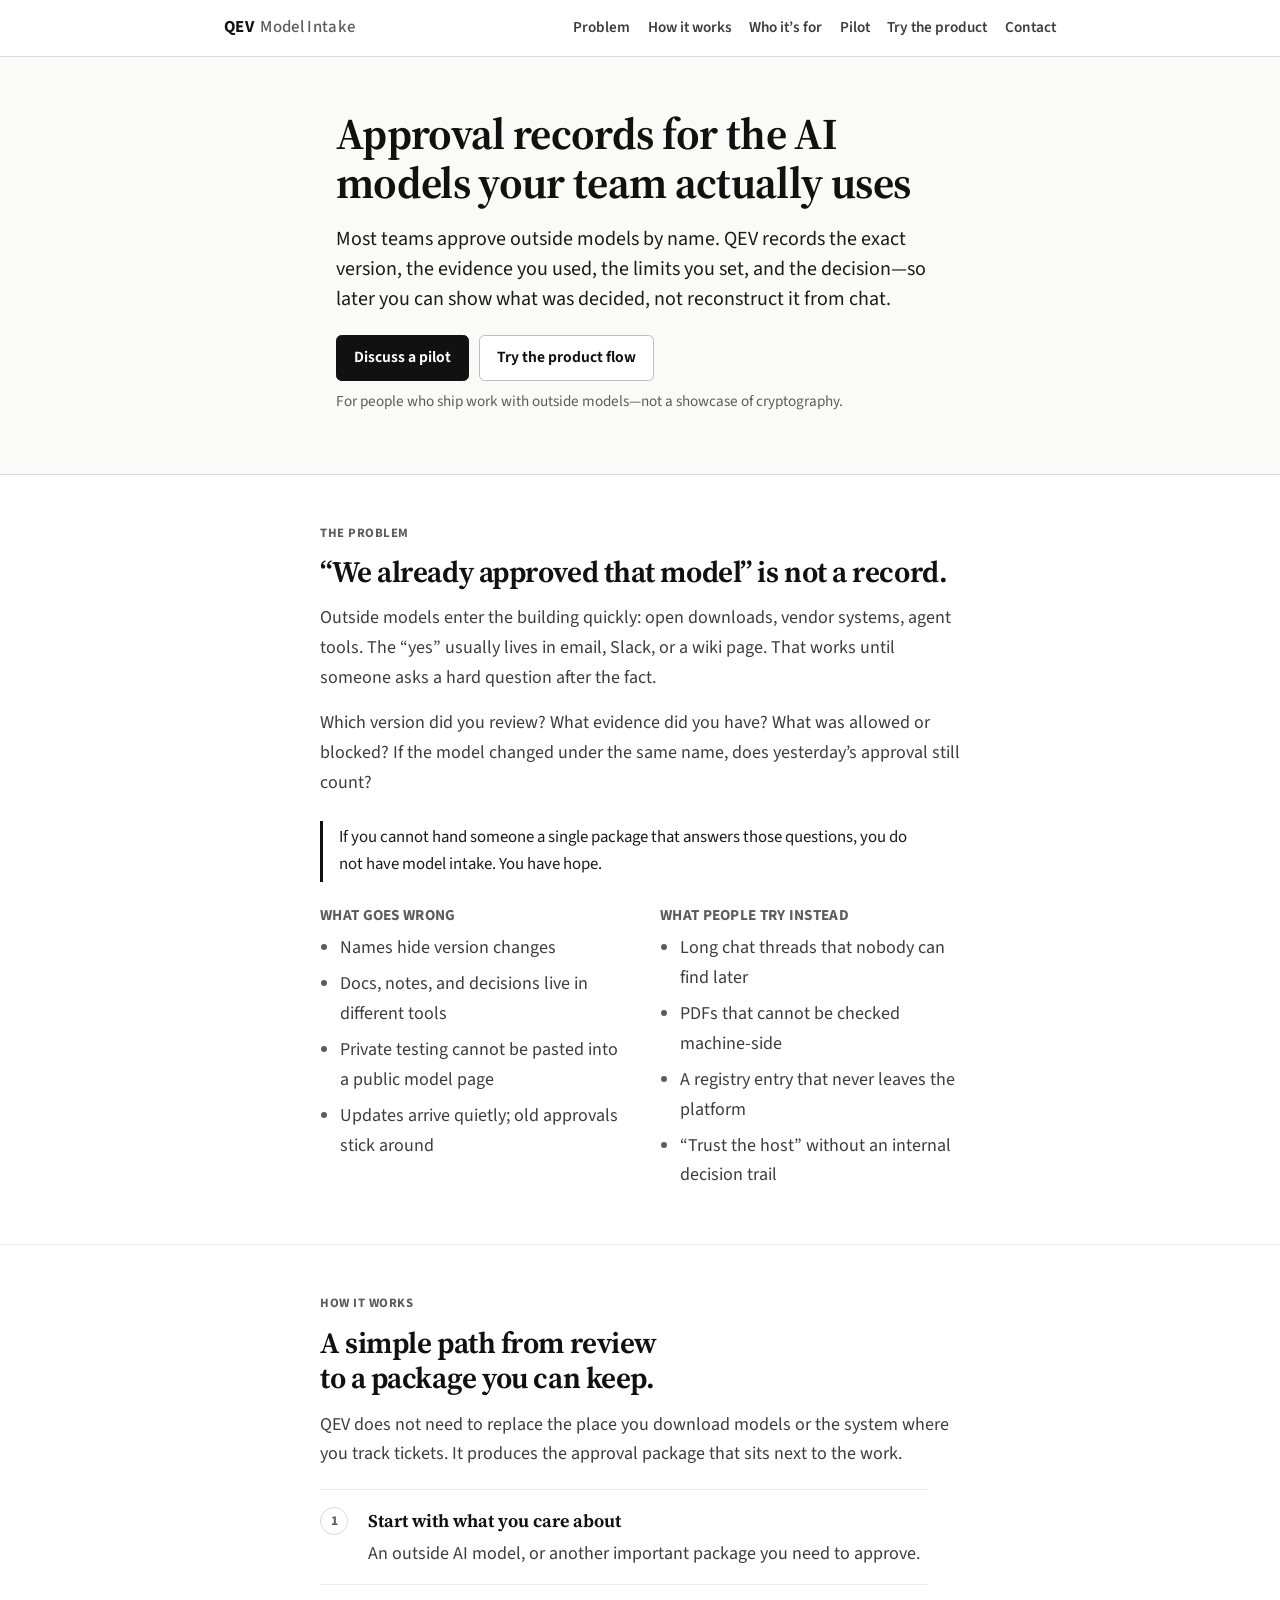
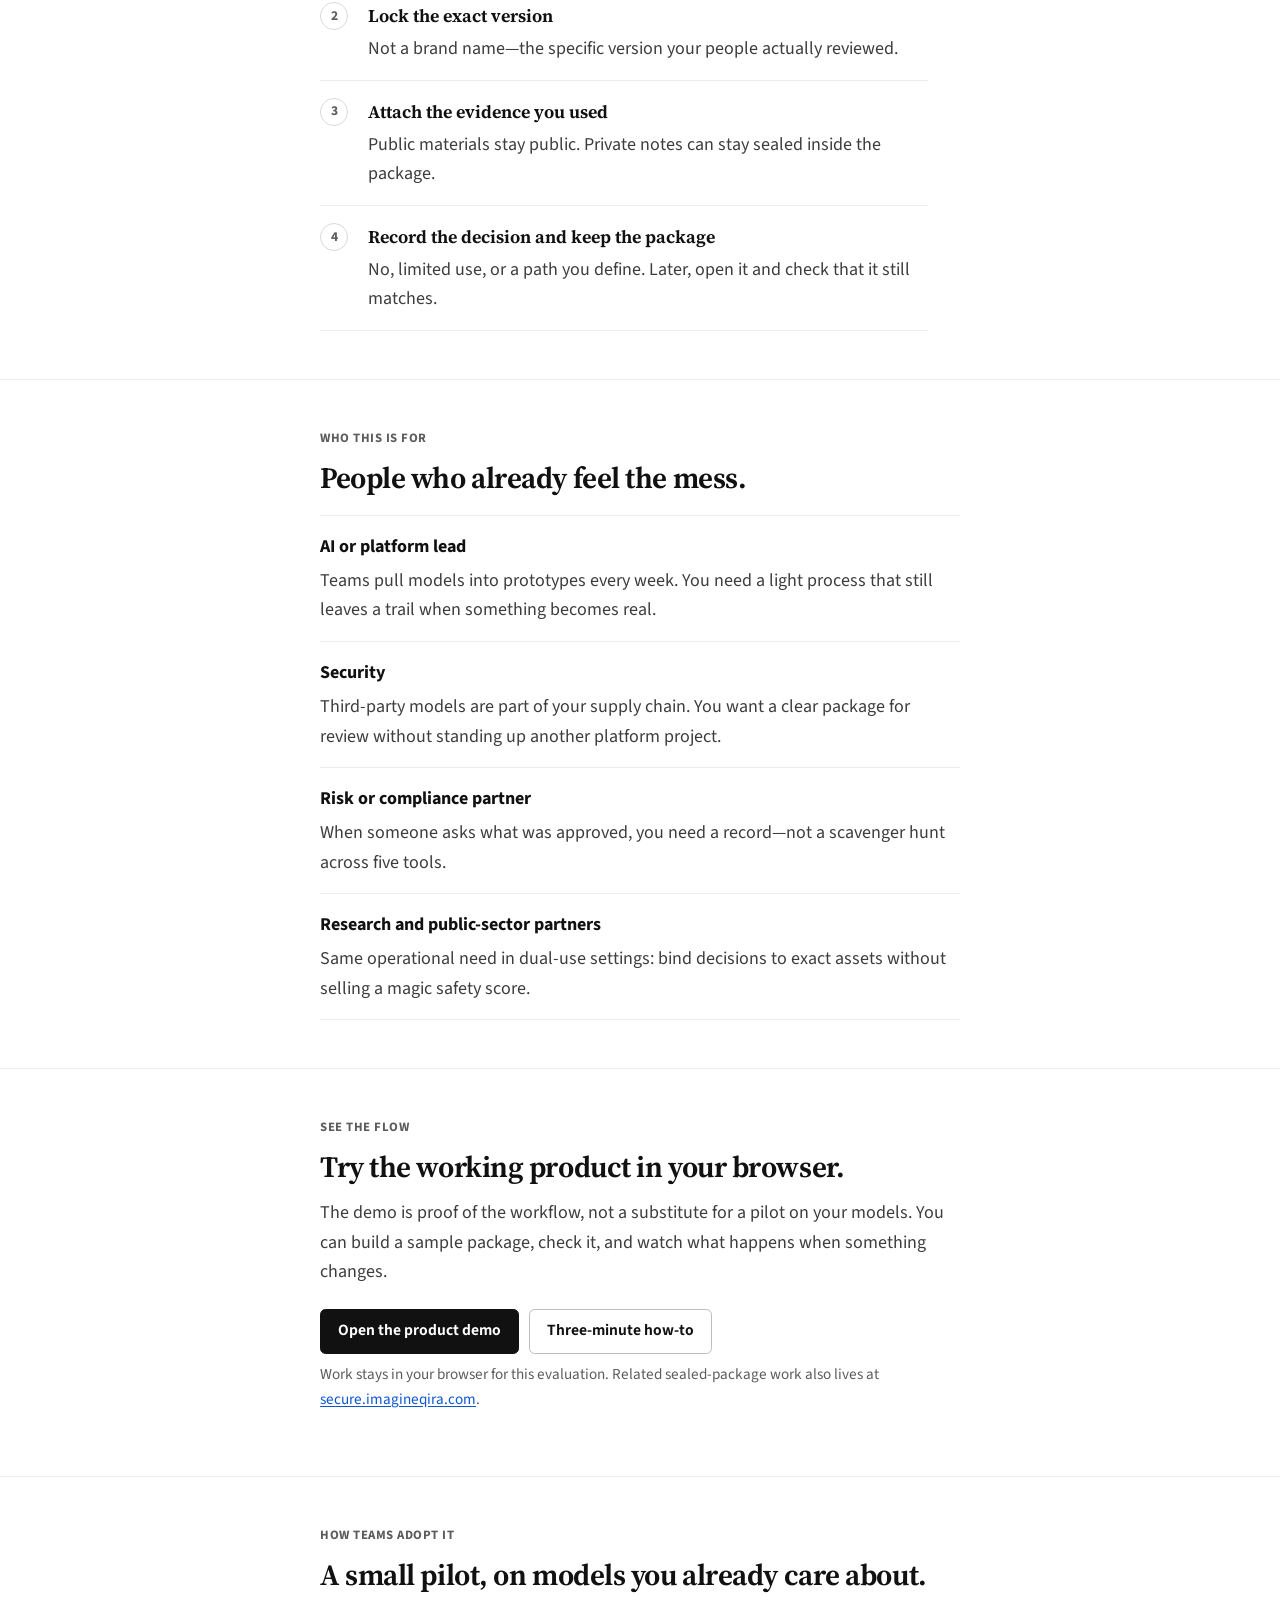
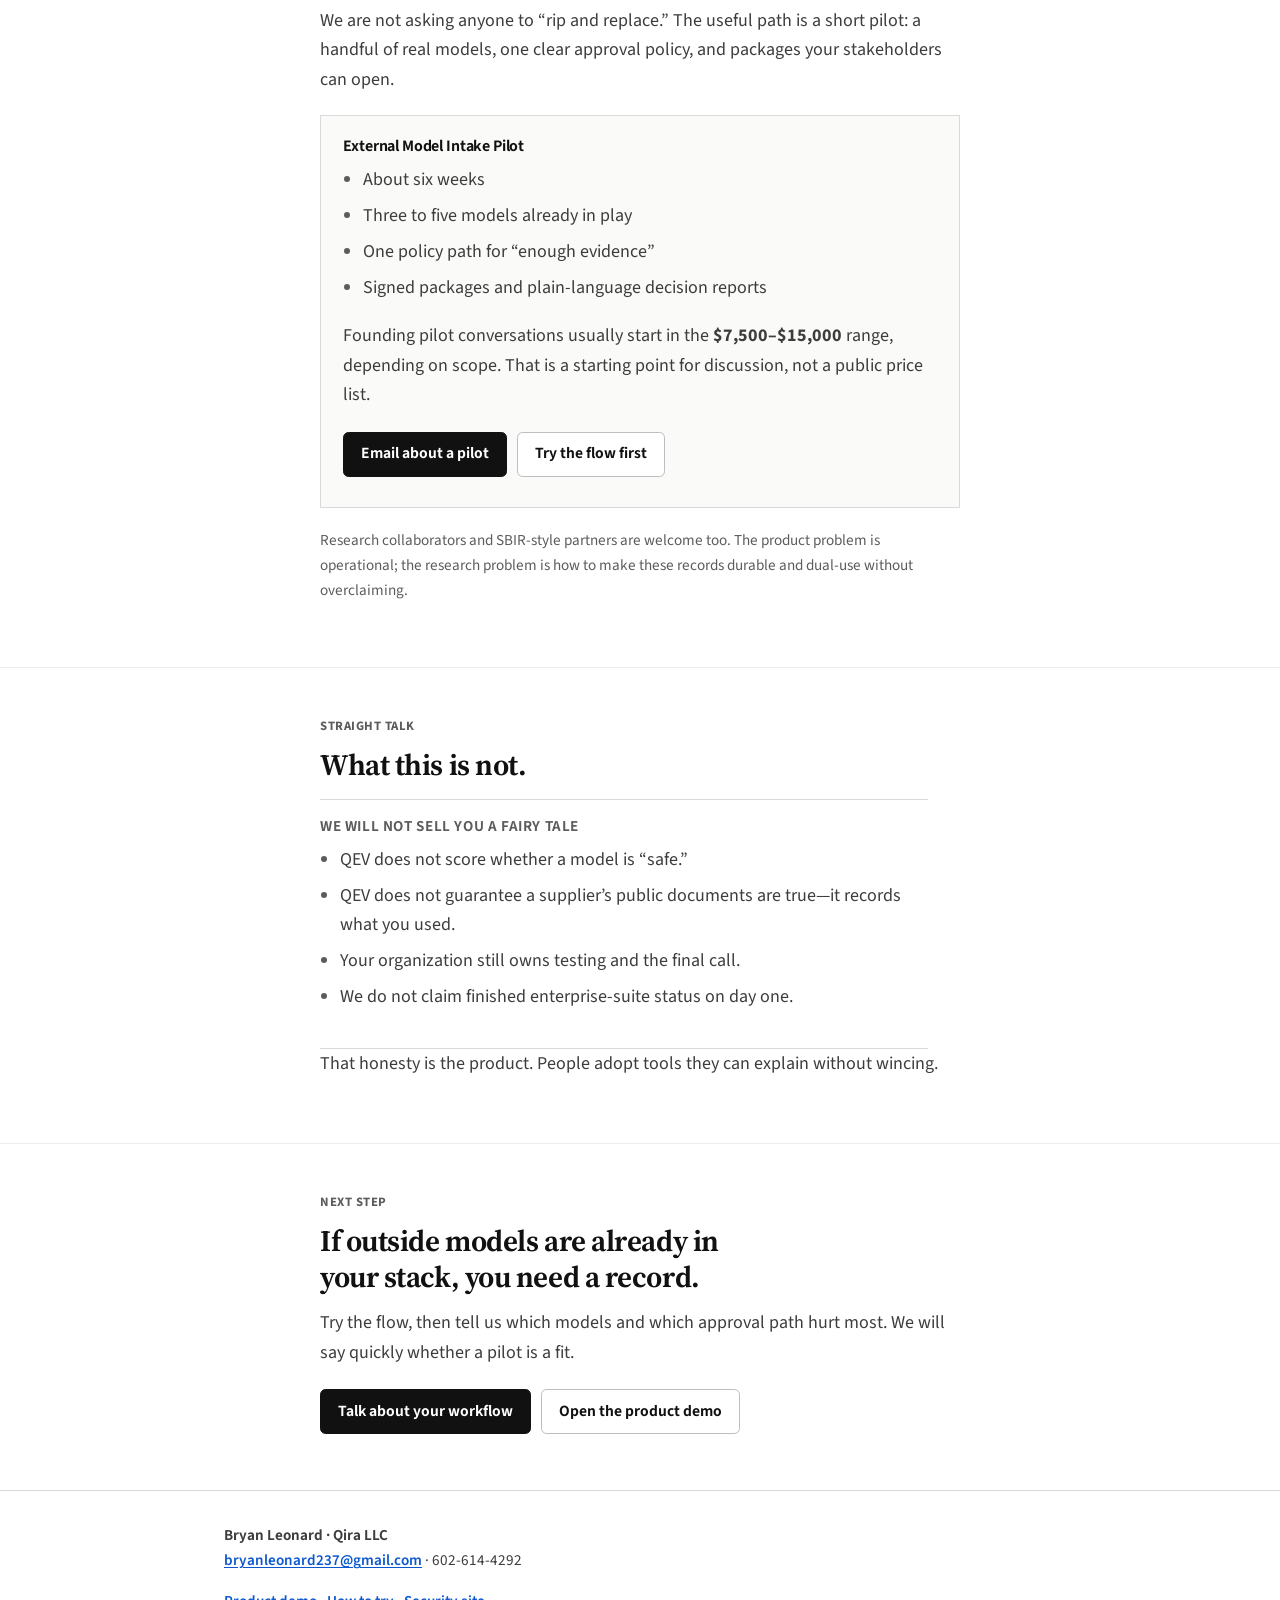
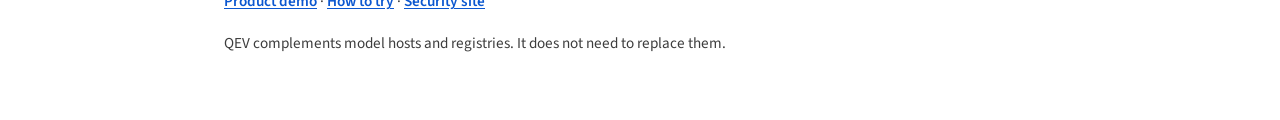
<file: index.html>
<!doctype html>
<html lang="en">
<head>
  <meta charset="utf-8" />
  <meta name="viewport" content="width=device-width, initial-scale=1" />
  <title>QEV Model Intake — approval records for outside AI models</title>
  <meta
    name="description"
    content="QEV helps teams record which exact AI model version was approved, with what evidence and limits, so the decision can be checked later."
  />
  <link rel="canonical" href="https://theartofsound.github.io/qev-model-intake/" />
  <meta property="og:type" content="website" />
  <meta property="og:url" content="https://theartofsound.github.io/qev-model-intake/" />
  <meta property="og:title" content="QEV Model Intake — approval records for outside AI models" />
  <meta property="og:description" content="Record the exact model version, the evidence you used, the limits you set, and the decision—in one package you can open again later." />
  <link rel="preconnect" href="https://fonts.googleapis.com" />
  <link rel="preconnect" href="https://fonts.gstatic.com" crossorigin />
  <link href="https://fonts.googleapis.com/css2?family=Source+Sans+3:ital,wght@0,400;0,600;0,700;1,400&family=Source+Serif+4:opsz,wght@8..60,500;8..60,650;8..60,700&display=swap" rel="stylesheet" />
  <link rel="stylesheet" href="./styles.css" />
</head>
<body>
  <a class="skip" href="#main">Skip to content</a>

  <header class="site-header">
    <div class="wrap site-header-inner">
      <a class="logo" href="./">QEV<em>Model Intake</em></a>
      <nav class="nav" aria-label="Primary">
        <a class="optional" href="#problem">Problem</a>
        <a class="optional" href="#how">How it works</a>
        <a class="optional" href="#who">Who it’s for</a>
        <a class="optional" href="#pilot">Pilot</a>
        <a href="./demo.html">Try the product</a>
        <a href="mailto:bryanleonard237@gmail.com?subject=QEV%20Model%20Intake">Contact</a>
      </nav>
    </div>
  </header>

  <main id="main">
    <header class="hero">
      <div class="wrap prose">
        <h1>Approval records for the AI models your team actually uses</h1>
        <p class="lede">
          Most teams approve outside models by name. QEV records the exact version,
          the evidence you used, the limits you set, and the decision—so later you
          can show what was decided, not reconstruct it from chat.
        </p>
        <div class="actions">
          <a class="button button-primary" href="#pilot">Discuss a pilot</a>
          <a class="button button-secondary" href="./demo.html">Try the product flow</a>
        </div>
        <p class="small">
          For people who ship work with outside models—not a showcase of cryptography.
        </p>
      </div>
    </header>

    <section class="section" id="problem" aria-labelledby="problem-title">
      <div class="wrap prose">
        <p class="section-label">The problem</p>
        <h2 id="problem-title">“We already approved that model” is not a record.</h2>
        <p>
          Outside models enter the building quickly: open downloads, vendor systems,
          agent tools. The “yes” usually lives in email, Slack, or a wiki page. That
          works until someone asks a hard question after the fact.
        </p>
        <p>
          Which version did you review? What evidence did you have? What was allowed
          or blocked? If the model changed under the same name, does yesterday’s
          approval still count?
        </p>
        <div class="note">
          <p>
            If you cannot hand someone a single package that answers those questions,
            you do not have model intake. You have hope.
          </p>
        </div>
        <div class="split">
          <div>
            <h3>What goes wrong</h3>
            <ul>
              <li>Names hide version changes</li>
              <li>Docs, notes, and decisions live in different tools</li>
              <li>Private testing cannot be pasted into a public model page</li>
              <li>Updates arrive quietly; old approvals stick around</li>
            </ul>
          </div>
          <div>
            <h3>What people try instead</h3>
            <ul>
              <li>Long chat threads that nobody can find later</li>
              <li>PDFs that cannot be checked machine-side</li>
              <li>A registry entry that never leaves the platform</li>
              <li>“Trust the host” without an internal decision trail</li>
            </ul>
          </div>
        </div>
      </div>
    </section>

    <section class="section" id="how" aria-labelledby="how-title">
      <div class="wrap prose">
        <p class="section-label">How it works</p>
        <h2 id="how-title">A simple path from review to a package you can keep.</h2>
        <p>
          QEV does not need to replace the place you download models or the system
          where you track tickets. It produces the approval package that sits next
          to the work.
        </p>
        <ol class="process">
          <li>
            <strong>Start with what you care about</strong>
            An outside AI model, or another important package you need to approve.
          </li>
          <li>
            <strong>Lock the exact version</strong>
            Not a brand name—the specific version your people actually reviewed.
          </li>
          <li>
            <strong>Attach the evidence you used</strong>
            Public materials stay public. Private notes can stay sealed inside the package.
          </li>
          <li>
            <strong>Record the decision and keep the package</strong>
            No, limited use, or a path you define. Later, open it and check that it still matches.
          </li>
        </ol>
      </div>
    </section>

    <section class="section" id="who" aria-labelledby="who-title">
      <div class="wrap prose">
        <p class="section-label">Who this is for</p>
        <h2 id="who-title">People who already feel the mess.</h2>
        <ul class="roles">
          <li>
            <div class="who">AI or platform lead</div>
            <p>Teams pull models into prototypes every week. You need a light process that still leaves a trail when something becomes real.</p>
          </li>
          <li>
            <div class="who">Security</div>
            <p>Third-party models are part of your supply chain. You want a clear package for review without standing up another platform project.</p>
          </li>
          <li>
            <div class="who">Risk or compliance partner</div>
            <p>When someone asks what was approved, you need a record—not a scavenger hunt across five tools.</p>
          </li>
          <li>
            <div class="who">Research and public-sector partners</div>
            <p>Same operational need in dual-use settings: bind decisions to exact assets without selling a magic safety score.</p>
          </li>
        </ul>
      </div>
    </section>

    <section class="section" id="see" aria-labelledby="see-title">
      <div class="wrap prose">
        <p class="section-label">See the flow</p>
        <h2 id="see-title">Try the working product in your browser.</h2>
        <p>
          The demo is proof of the workflow, not a substitute for a pilot on your models.
          You can build a sample package, check it, and watch what happens when something changes.
        </p>
        <div class="actions">
          <a class="button button-primary" href="./demo.html">Open the product demo</a>
          <a class="button button-secondary" href="./how-to-try.html">Three-minute how-to</a>
        </div>
        <p class="small">
          Work stays in your browser for this evaluation.
          Related sealed-package work also lives at
          <a href="https://secure.imagineqira.com/">secure.imagineqira.com</a>.
        </p>
      </div>
    </section>

    <section class="section" id="pilot" aria-labelledby="pilot-title">
      <div class="wrap prose">
        <p class="section-label">How teams adopt it</p>
        <h2 id="pilot-title">A small pilot, on models you already care about.</h2>
        <p>
          We are not asking anyone to “rip and replace.” The useful path is a short pilot:
          a handful of real models, one clear approval policy, and packages your stakeholders can open.
        </p>
        <div class="panel">
          <h3>External Model Intake Pilot</h3>
          <ul>
            <li>About six weeks</li>
            <li>Three to five models already in play</li>
            <li>One policy path for “enough evidence”</li>
            <li>Signed packages and plain-language decision reports</li>
          </ul>
          <p>
            Founding pilot conversations usually start in the
            <strong>$7,500–$15,000</strong> range, depending on scope.
            That is a starting point for discussion, not a public price list.
          </p>
          <div class="actions">
            <a class="button button-primary" href="mailto:bryanleonard237@gmail.com?subject=QEV%20Model%20Intake%20pilot&body=Hi%20Bryan%2C%0A%0AWe%20want%20to%20discuss%20a%20QEV%20Model%20Intake%20pilot.%0A%0AOrganization%3A%0AModels%20in%20use%3A%0AWho%20owns%20approval%20today%3A%0A">Email about a pilot</a>
            <a class="button button-secondary" href="./demo.html">Try the flow first</a>
          </div>
        </div>
        <p class="small" style="margin-top:1.25rem;">
          Research collaborators and SBIR-style partners are welcome too.
          The product problem is operational; the research problem is how to make
          these records durable and dual-use without overclaiming.
        </p>
      </div>
    </section>

    <section class="section" id="limits" aria-labelledby="limits-title">
      <div class="wrap prose">
        <p class="section-label">Straight talk</p>
        <h2 id="limits-title">What this is not.</h2>
        <div class="limits">
          <h3>We will not sell you a fairy tale</h3>
          <ul>
            <li>QEV does not score whether a model is “safe.”</li>
            <li>QEV does not guarantee a supplier’s public documents are true—it records what you used.</li>
            <li>Your organization still owns testing and the final call.</li>
            <li>We do not claim finished enterprise-suite status on day one.</li>
          </ul>
        </div>
        <p>
          That honesty is the product. People adopt tools they can explain without wincing.
        </p>
      </div>
    </section>

    <section class="section" id="next" aria-labelledby="next-title">
      <div class="wrap prose">
        <p class="section-label">Next step</p>
        <h2 id="next-title">If outside models are already in your stack, you need a record.</h2>
        <p>
          Try the flow, then tell us which models and which approval path hurt most.
          We will say quickly whether a pilot is a fit.
        </p>
        <div class="actions">
          <a class="button button-primary" href="mailto:bryanleonard237@gmail.com?subject=QEV%20Model%20Intake">Talk about your workflow</a>
          <a class="button button-secondary" href="./demo.html">Open the product demo</a>
        </div>
      </div>
    </section>
  </main>

  <footer class="site-footer">
    <div class="wrap">
      <p>
        <strong>Bryan Leonard · Qira LLC</strong><br />
        <a href="mailto:bryanleonard237@gmail.com">bryanleonard237@gmail.com</a>
        · 602-614-4292
      </p>
      <p>
        <a href="./demo.html">Product demo</a>
        · <a href="./how-to-try.html">How to try</a>
        · <a href="https://secure.imagineqira.com/">Security site</a>
      </p>
      <p>
        QEV complements model hosts and registries. It does not need to replace them.
      </p>
    </div>
  </footer>
</body>
</html>
</file>
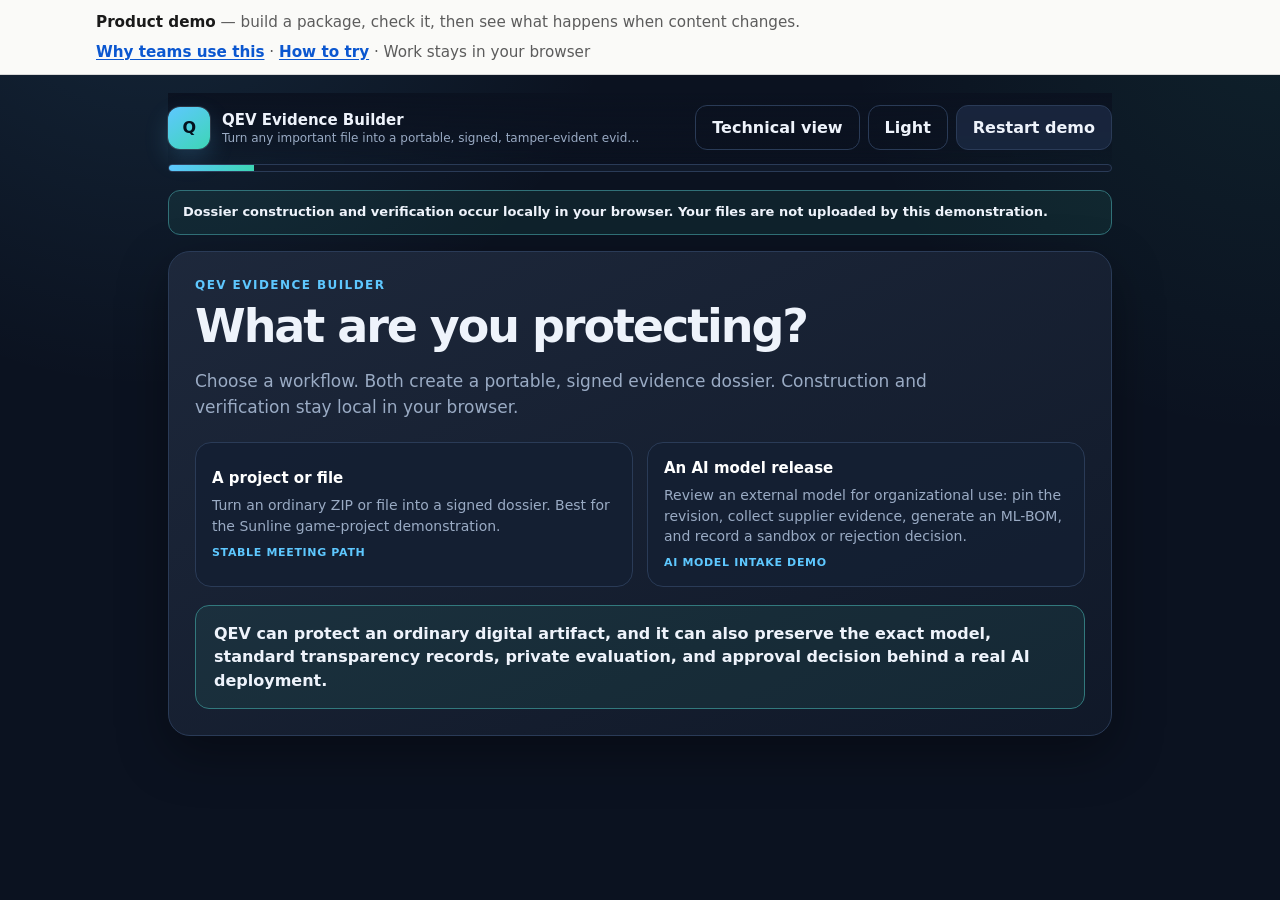
<file: demo.html>
<!doctype html>
<html lang="en">
  <head>
    <meta charset="UTF-8" />
    <meta name="viewport" content="width=device-width, initial-scale=1, viewport-fit=cover" />
    <meta name="theme-color" content="#111111" />
    <title>QEV — Product demo</title>
    <meta name="description" content="Build and check an approval package in your browser." />
    <link rel="canonical" href="https://theartofsound.github.io/qev-model-intake/demo.html" />
    <style>
      #qev-bar {
        position: sticky;
        top: 0;
        z-index: 99999;
        font-family: system-ui, -apple-system, "Segoe UI", sans-serif;
        background: #fafaf8;
        color: #1a1a1a;
        border-bottom: 1px solid #d9d9d9;
        padding: 0.7rem 1rem;
        font-size: 0.95rem;
        line-height: 1.45;
      }
      #qev-bar .row {
        max-width: 68rem;
        margin: 0 auto;
        display: flex;
        flex-wrap: wrap;
        gap: 0.5rem 1rem;
        align-items: center;
        justify-content: space-between;
      }
      #qev-bar a {
        color: #0b57d0;
        font-weight: 650;
        text-underline-offset: 0.12em;
      }
      #qev-bar a:focus-visible {
        outline: 3px solid #0b57d0;
        outline-offset: 2px;
      }
      #qev-bar .muted { color: #5c5c5c; }
      #qev-bar strong { font-weight: 700; }
    </style>
    <script type="module" crossorigin src="./assets/index-r70yN4zl.js"></script>
    <link rel="stylesheet" crossorigin href="./assets/index-BTG55u5p.css" />
  </head>
  <body>
    <div id="qev-bar" role="navigation" aria-label="Site">
      <div class="row">
        <div>
          <strong>Product demo</strong>
          <span class="muted"> — build a package, check it, then see what happens when content changes.</span>
        </div>
        <div class="muted">
          <a href="./">Why teams use this</a>
          · <a href="./how-to-try.html">How to try</a>
          · Work stays in your browser
        </div>
      </div>
    </div>
    <div id="root"></div>
  </body>
</html>
</file>
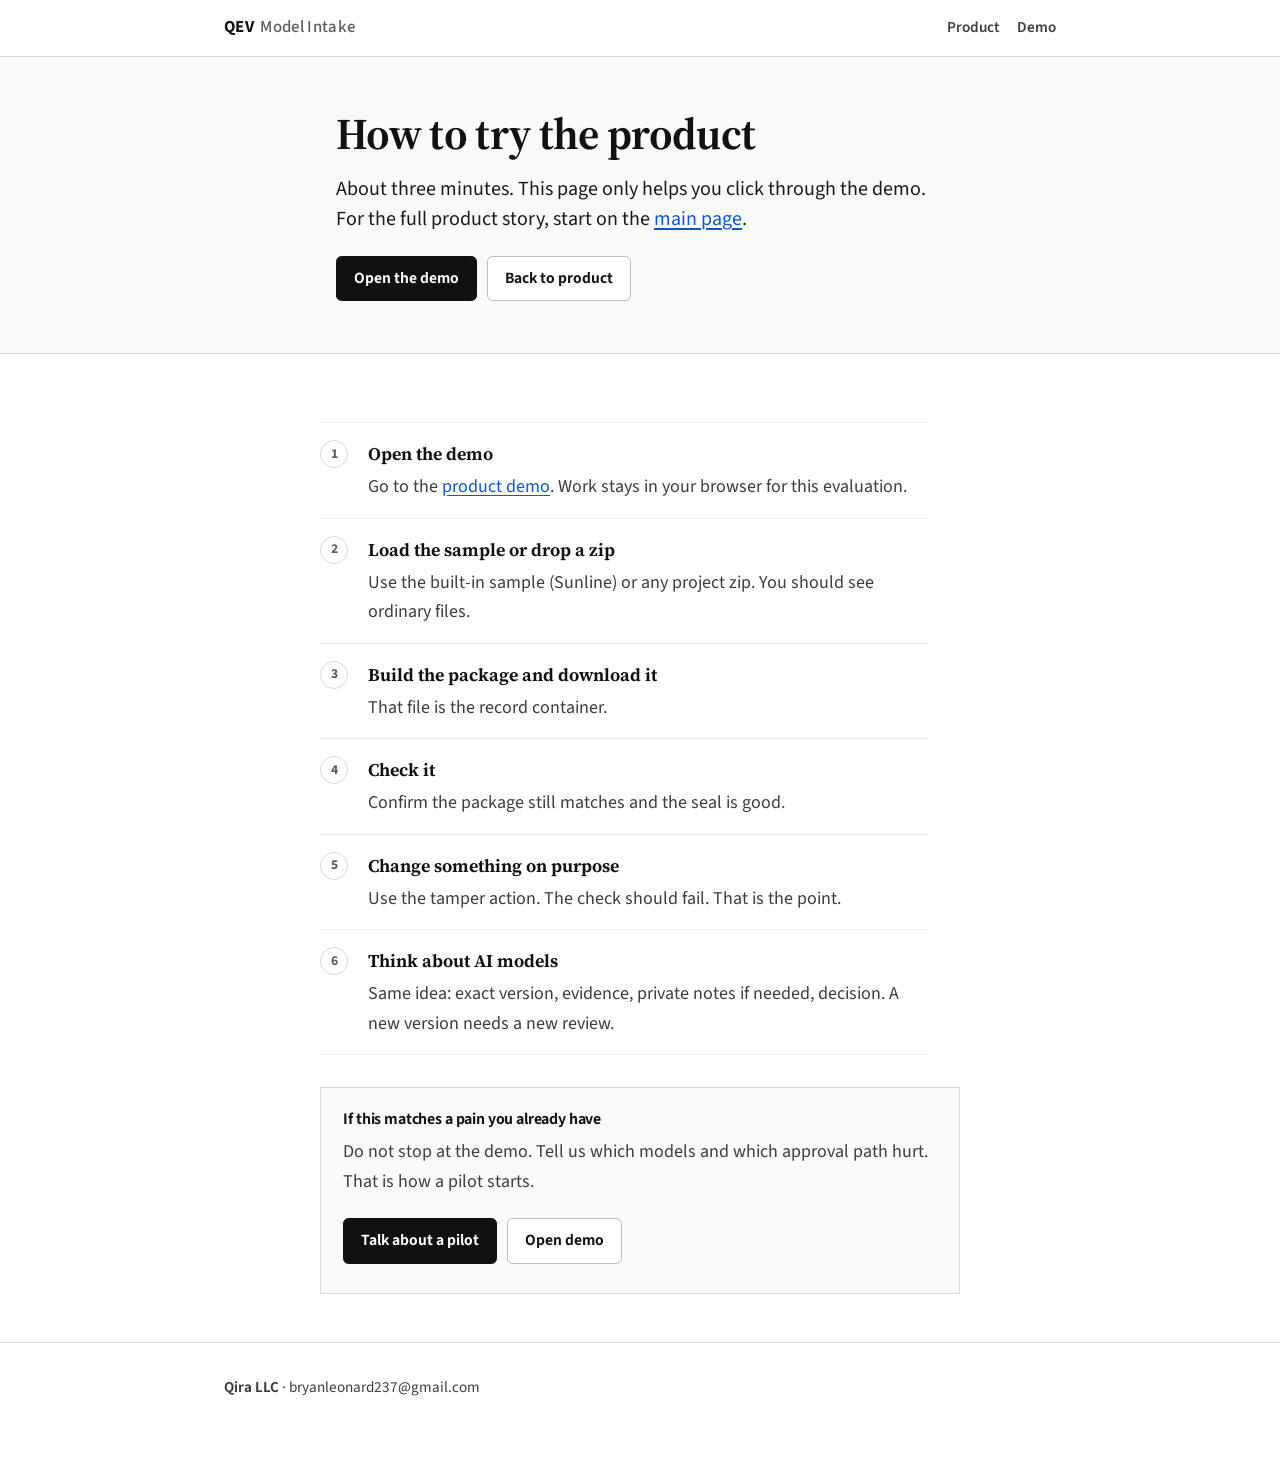
<file: how-to-try.html>
<!doctype html>
<html lang="en">
<head>
  <meta charset="utf-8" />
  <meta name="viewport" content="width=device-width, initial-scale=1" />
  <title>QEV — How to try the product</title>
  <meta name="description" content="A short path through the QEV product demo." />
  <link rel="canonical" href="https://theartofsound.github.io/qev-model-intake/how-to-try.html" />
  <link rel="preconnect" href="https://fonts.googleapis.com" />
  <link rel="preconnect" href="https://fonts.gstatic.com" crossorigin />
  <link href="https://fonts.googleapis.com/css2?family=Source+Sans+3:wght@400;600;700&family=Source+Serif+4:opsz,wght@8..60,650;8..60,700&display=swap" rel="stylesheet" />
  <link rel="stylesheet" href="./styles.css" />
</head>
<body>
  <a class="skip" href="#main">Skip to content</a>
  <header class="site-header">
    <div class="wrap site-header-inner">
      <a class="logo" href="./">QEV<em>Model Intake</em></a>
      <nav class="nav" aria-label="Primary">
        <a href="./">Product</a>
        <a href="./demo.html">Demo</a>
      </nav>
    </div>
  </header>

  <main id="main">
    <header class="hero">
      <div class="wrap prose">
        <h1>How to try the product</h1>
        <p class="lede">
          About three minutes. This page only helps you click through the demo.
          For the full product story, start on the <a href="./">main page</a>.
        </p>
        <div class="actions">
          <a class="button button-primary" href="./demo.html">Open the demo</a>
          <a class="button button-secondary" href="./">Back to product</a>
        </div>
      </div>
    </header>

    <section class="section">
      <div class="wrap prose">
        <ol class="process">
          <li>
            <strong>Open the demo</strong>
            Go to the <a href="./demo.html">product demo</a>. Work stays in your browser for this evaluation.
          </li>
          <li>
            <strong>Load the sample or drop a zip</strong>
            Use the built-in sample (Sunline) or any project zip. You should see ordinary files.
          </li>
          <li>
            <strong>Build the package and download it</strong>
            That file is the record container.
          </li>
          <li>
            <strong>Check it</strong>
            Confirm the package still matches and the seal is good.
          </li>
          <li>
            <strong>Change something on purpose</strong>
            Use the tamper action. The check should fail. That is the point.
          </li>
          <li>
            <strong>Think about AI models</strong>
            Same idea: exact version, evidence, private notes if needed, decision.
            A new version needs a new review.
          </li>
        </ol>

        <div class="panel" style="margin-top:2rem;">
          <h3>If this matches a pain you already have</h3>
          <p>
            Do not stop at the demo. Tell us which models and which approval path hurt.
            That is how a pilot starts.
          </p>
          <div class="actions">
            <a class="button button-primary" href="mailto:bryanleonard237@gmail.com?subject=QEV%20pilot">Talk about a pilot</a>
            <a class="button button-secondary" href="./demo.html">Open demo</a>
          </div>
        </div>
      </div>
    </section>
  </main>

  <footer class="site-footer">
    <div class="wrap">
      <p><strong>Qira LLC</strong> · bryanleonard237@gmail.com</p>
    </div>
  </footer>
</body>
</html>
</file>
<file: styles.css>
/* QEV — editorial product site. Readable first. */

:root {
  --text: #1a1a1a;
  --text-2: #3d3d3d;
  --text-3: #5c5c5c;
  --rule: #d9d9d9;
  --rule-soft: #ececec;
  --paper: #fafaf8;
  --white: #ffffff;
  --ink: #111111;
  --link: #0b57d0;
  --link-visited: #5b2b8a;
  --focus: #0b57d0;
  --max: 40rem;
  --max-wide: 52rem;
  --serif: "Source Serif 4", "Iowan Old Style", "Palatino Linotype", Palatino, Georgia, serif;
  --sans: "Source Sans 3", system-ui, -apple-system, "Segoe UI", sans-serif;
}

*, *::before, *::after { box-sizing: border-box; }

html {
  scroll-behavior: smooth;
  -webkit-text-size-adjust: 100%;
}

@media (prefers-reduced-motion: reduce) {
  html { scroll-behavior: auto; }
  * { animation: none !important; transition: none !important; }
}

body {
  margin: 0;
  color: var(--text);
  background: var(--white);
  font-family: var(--sans);
  font-size: 1.125rem;
  line-height: 1.65;
  font-weight: 400;
}

/* Skip link — accessibility */
.skip {
  position: absolute;
  left: -9999px;
  top: 0;
  background: var(--ink);
  color: #fff;
  padding: 0.6rem 1rem;
  z-index: 100;
}
.skip:focus {
  left: 0.75rem;
  top: 0.75rem;
}

img { max-width: 100%; height: auto; }

a {
  color: var(--link);
  text-underline-offset: 0.15em;
}
a:visited { color: var(--link-visited); }
a:hover { text-decoration-thickness: 2px; }
a:focus-visible {
  outline: 3px solid var(--focus);
  outline-offset: 2px;
}

.wrap {
  width: min(var(--max-wide), calc(100% - 2.5rem));
  margin-inline: auto;
}

.prose {
  width: min(var(--max), 100%);
}

/* Header */
.site-header {
  border-bottom: 1px solid var(--rule);
  background: var(--white);
  position: sticky;
  top: 0;
  z-index: 40;
}
.site-header-inner {
  display: flex;
  flex-wrap: wrap;
  align-items: center;
  justify-content: space-between;
  gap: 0.75rem 1.25rem;
  min-height: 3.5rem;
  padding-block: 0.5rem;
}
.logo {
  font-family: var(--sans);
  font-weight: 700;
  font-size: 1.05rem;
  letter-spacing: 0.02em;
  color: var(--ink);
  text-decoration: none;
}
.logo:visited { color: var(--ink); }
.logo em {
  font-style: normal;
  font-weight: 500;
  color: var(--text-3);
  margin-left: 0.4rem;
}
.nav {
  display: flex;
  flex-wrap: wrap;
  gap: 0.35rem 1.1rem;
  align-items: center;
}
.nav a {
  font-size: 0.95rem;
  font-weight: 600;
  color: var(--text-2);
  text-decoration: none;
}
.nav a:visited { color: var(--text-2); }
.nav a:hover { color: var(--ink); text-decoration: underline; }

/* Type */
h1, h2, h3 {
  font-family: var(--serif);
  font-weight: 650;
  color: var(--ink);
  line-height: 1.2;
  letter-spacing: -0.015em;
  text-wrap: balance;
}
h1 {
  font-size: clamp(2rem, 4.2vw, 2.75rem);
  margin: 0 0 1rem;
  line-height: 1.12;
}
h2 {
  font-size: clamp(1.45rem, 2.6vw, 1.85rem);
  margin: 0 0 0.85rem;
}
h3 {
  font-size: 1.15rem;
  margin: 0 0 0.45rem;
  letter-spacing: -0.01em;
}
p { margin: 0 0 1rem; color: var(--text-2); }
.lede {
  font-size: 1.25rem;
  line-height: 1.5;
  color: var(--text);
  max-width: 36em;
}
.small {
  font-size: 0.95rem;
  color: var(--text-3);
}
ul, ol {
  margin: 0 0 1.15rem;
  padding-left: 1.25rem;
  color: var(--text-2);
}
li { margin: 0.4rem 0; }
li::marker { color: var(--text-3); }

/* Layout sections */
.section {
  padding: 3rem 0;
  border-bottom: 1px solid var(--rule-soft);
}
.section:last-of-type { border-bottom: 0; }
.section-label {
  font-family: var(--sans);
  font-size: 0.8rem;
  font-weight: 700;
  letter-spacing: 0.04em;
  text-transform: uppercase;
  color: var(--text-3);
  margin: 0 0 0.65rem;
}

/* Buttons — restrained */
.actions {
  display: flex;
  flex-wrap: wrap;
  gap: 0.65rem;
  margin: 1.35rem 0 0.5rem;
}
.button {
  display: inline-flex;
  align-items: center;
  justify-content: center;
  min-height: 2.75rem;
  padding: 0.55rem 1.05rem;
  border-radius: 0.35rem;
  font-family: var(--sans);
  font-size: 0.98rem;
  font-weight: 650;
  text-decoration: none;
  border: 1px solid transparent;
  cursor: pointer;
}
.button:focus-visible {
  outline: 3px solid var(--focus);
  outline-offset: 2px;
}
.button-primary {
  background: var(--ink);
  color: #fff !important;
  border-color: var(--ink);
}
.button-primary:hover { background: #000; }
.button-primary:visited { color: #fff !important; }
.button-secondary {
  background: var(--white);
  color: var(--ink) !important;
  border-color: #bdbdbd;
}
.button-secondary:hover { border-color: #8a8a8a; background: var(--paper); }
.button-secondary:visited { color: var(--ink) !important; }

/* Hero */
.hero {
  padding: 3.25rem 0 2.75rem;
  background: var(--paper);
  border-bottom: 1px solid var(--rule);
}
.hero .prose { max-width: 38rem; }

/* Split lists without card chrome */
.split {
  display: grid;
  grid-template-columns: 1fr 1fr;
  gap: 1.75rem 2.5rem;
  margin-top: 1.25rem;
}
.split h3 {
  font-family: var(--sans);
  font-size: 0.95rem;
  font-weight: 700;
  letter-spacing: 0.02em;
  text-transform: uppercase;
  color: var(--text-3);
  margin-bottom: 0.6rem;
}
.split ul { margin-bottom: 0; }

/* Numbered process */
.process {
  counter-reset: step;
  list-style: none;
  padding: 0;
  margin: 1.25rem 0 0;
  max-width: 38rem;
}
.process li {
  position: relative;
  padding: 1rem 0 1rem 3rem;
  border-top: 1px solid var(--rule-soft);
  margin: 0;
}
.process li:last-child { border-bottom: 1px solid var(--rule-soft); }
.process li::before {
  counter-increment: step;
  content: counter(step);
  position: absolute;
  left: 0;
  top: 1.05rem;
  width: 1.75rem;
  height: 1.75rem;
  border: 1px solid var(--rule);
  border-radius: 999px;
  display: grid;
  place-items: center;
  font-family: var(--sans);
  font-size: 0.85rem;
  font-weight: 700;
  color: var(--text-3);
  background: var(--white);
}
.process strong {
  display: block;
  font-family: var(--serif);
  font-size: 1.12rem;
  color: var(--ink);
  margin-bottom: 0.2rem;
  font-weight: 650;
}

/* Roles */
.roles {
  list-style: none;
  padding: 0;
  margin: 1.25rem 0 0;
  max-width: 40rem;
}
.roles li {
  padding: 1rem 0;
  border-top: 1px solid var(--rule-soft);
  margin: 0;
}
.roles li:last-child { border-bottom: 1px solid var(--rule-soft); }
.roles .who {
  font-family: var(--sans);
  font-weight: 700;
  color: var(--ink);
  margin-bottom: 0.25rem;
}
.roles p { margin: 0; }

/* Callout — editorial note, not marketing card */
.note {
  border-left: 3px solid var(--ink);
  padding: 0.15rem 0 0.15rem 1rem;
  margin: 1.5rem 0;
  max-width: 38rem;
}
.note p { margin: 0; color: var(--text); font-size: 1.05rem; }

.panel {
  background: var(--paper);
  border: 1px solid var(--rule);
  padding: 1.35rem 1.4rem;
  margin-top: 1.25rem;
  max-width: 40rem;
}
.panel h3 {
  font-family: var(--sans);
  font-size: 1rem;
  margin-bottom: 0.5rem;
}
.panel p:last-child,
.panel ul:last-child { margin-bottom: 0; }

.limits {
  max-width: 38rem;
  border-top: 1px solid var(--rule);
  border-bottom: 1px solid var(--rule);
  padding: 1.1rem 0;
  margin-top: 1rem;
}
.limits h3 {
  font-family: var(--sans);
  font-size: 0.95rem;
  text-transform: uppercase;
  letter-spacing: 0.04em;
  color: var(--text-3);
  margin-bottom: 0.55rem;
}

/* Footer */
.site-footer {
  border-top: 1px solid var(--rule);
  padding: 2rem 0 3rem;
  font-size: 0.95rem;
  color: var(--text-3);
}
.site-footer strong { color: var(--text-2); font-weight: 650; }
.site-footer a { font-weight: 600; }

@media (max-width: 720px) {
  body { font-size: 1.0625rem; }
  .split { grid-template-columns: 1fr; gap: 1.25rem; }
  .nav .optional { display: none; }
  .hero { padding-top: 2.25rem; }
  .section { padding: 2.35rem 0; }
}
</file>
<file: assets/index-BTG55u5p.css>
:root{color-scheme:dark;--bg: #0b1220;--bg-elevated: #111a2b;--panel: #141f33;--panel-2: #1a2740;--line: #2a3b57;--line-strong: #3d5478;--text: #eef3fb;--muted: #9aabc4;--faint: #6d7f99;--accent: #5ec8ff;--accent-2: #3dd6b5;--warn: #f0c35a;--danger: #ff7b8a;--ok: #4ade9b;--shadow: 0 18px 50px rgba(0, 0, 0, .35);--radius: 16px;--font: "IBM Plex Sans", "Segoe UI", system-ui, -apple-system, sans-serif;--mono: "IBM Plex Mono", ui-monospace, SFMono-Regular, Menlo, monospace}[data-theme=light]{color-scheme:light;--bg: #f4f7fb;--bg-elevated: #ffffff;--panel: #ffffff;--panel-2: #eef3f9;--line: #d5e0ee;--line-strong: #b7c7db;--text: #122033;--muted: #4f6280;--faint: #7a8ba3;--accent: #0b7ec8;--accent-2: #0f9f7f;--shadow: 0 14px 40px rgba(18, 40, 70, .08)}*{box-sizing:border-box}html,body,#root{min-height:100%}body{margin:0;font-family:var(--font);background:radial-gradient(circle at 12% -10%,rgba(94,200,255,.12),transparent 32%),radial-gradient(circle at 100% 0%,rgba(61,214,181,.08),transparent 28%),var(--bg);color:var(--text)}button,input,textarea,select{font:inherit}button{cursor:pointer}.app{max-width:980px;margin:0 auto;padding:18px 18px 96px}.topbar{position:sticky;top:0;z-index:20;display:flex;align-items:center;justify-content:space-between;gap:12px;padding:12px 0 14px;background:linear-gradient(to bottom,color-mix(in srgb,var(--bg) 96%,transparent),color-mix(in srgb,var(--bg) 70%,transparent),transparent);-webkit-backdrop-filter:blur(10px);backdrop-filter:blur(10px)}.brand{display:flex;align-items:center;gap:12px;min-width:0}.logo{width:42px;height:42px;border-radius:12px;display:grid;place-items:center;font-weight:800;letter-spacing:-.04em;color:#04111d;background:linear-gradient(145deg,var(--accent),var(--accent-2));box-shadow:0 0 0 1px #ffffff1f,0 10px 24px #5ec8ff2e}.brand h1{margin:0;font-size:15px;font-weight:750}.brand p{margin:2px 0 0;font-size:12px;color:var(--muted);white-space:nowrap;overflow:hidden;text-overflow:ellipsis;max-width:min(52vw,420px)}.top-actions{display:flex;gap:8px;flex-wrap:wrap;justify-content:flex-end}.progress-shell{height:8px;background:color-mix(in srgb,var(--panel) 80%,black);border:1px solid var(--line);border-radius:99px;overflow:hidden;margin:0 0 18px}.progress{height:100%;background:linear-gradient(90deg,var(--accent),var(--accent-2));transition:width .28s ease}.screen{animation:fade .24s ease}@keyframes fade{0%{opacity:.2;transform:translateY(8px)}to{opacity:1;transform:none}}.eyebrow{color:var(--accent);font-size:12px;font-weight:800;letter-spacing:.12em;text-transform:uppercase;margin-bottom:10px}.hero,.panel{border:1px solid var(--line);border-radius:22px;padding:26px;background:linear-gradient(155deg,color-mix(in srgb,var(--panel) 96%,white),color-mix(in srgb,var(--bg-elevated) 94%,black));box-shadow:var(--shadow)}h2{font-size:clamp(28px,5vw,46px);line-height:1.05;letter-spacing:-.045em;margin:0 0 14px}.lead{font-size:17px;line-height:1.55;color:var(--muted);max-width:760px}.truth{margin-top:18px;padding:16px 18px;border-radius:14px;border:1px solid color-mix(in srgb,var(--accent-2) 40%,var(--line));background:color-mix(in srgb,var(--accent-2) 8%,transparent);font-weight:700;line-height:1.45}.dropzone{margin-top:22px;border:1.5px dashed var(--line-strong);border-radius:18px;padding:36px 22px;text-align:center;background:color-mix(in srgb,var(--panel-2) 80%,transparent);transition:.18s ease}.dropzone.active{border-color:var(--accent);background:color-mix(in srgb,var(--accent) 8%,var(--panel-2));transform:translateY(-1px)}.dropzone strong{display:block;font-size:18px;margin-bottom:6px}.dropzone p{margin:0;color:var(--muted)}.actions{display:flex;flex-wrap:wrap;gap:10px;margin-top:20px}.btn{border:1px solid var(--line);border-radius:12px;padding:12px 16px;color:var(--text);background:color-mix(in srgb,var(--panel-2) 90%,transparent);font-weight:700}.btn:hover{border-color:var(--accent)}.btn-primary{color:#04111d;border-color:transparent;background:linear-gradient(135deg,var(--accent),var(--accent-2))}.btn-primary:disabled{opacity:.5;cursor:not-allowed}.btn-ghost{background:transparent}.btn-danger{background:color-mix(in srgb,var(--danger) 12%,transparent);border-color:color-mix(in srgb,var(--danger) 40%,var(--line));color:color-mix(in srgb,var(--danger) 90%,white)}.grid-2{display:grid;grid-template-columns:repeat(2,minmax(0,1fr));gap:14px}.grid-3{display:grid;grid-template-columns:repeat(3,minmax(0,1fr));gap:12px}.card{border:1px solid var(--line);border-radius:16px;padding:16px;background:color-mix(in srgb,var(--panel) 88%,transparent)}.card h3{margin:0 0 8px;font-size:15px}.card p{margin:0;color:var(--muted);font-size:14px;line-height:1.45}.choice{width:100%;text-align:left;transition:.16s ease}.choice:hover,.choice.selected{transform:translateY(-1px);border-color:var(--accent);box-shadow:0 10px 24px #00000029}.choice.selected{background:color-mix(in srgb,var(--accent) 10%,var(--panel))}.choice .tag{display:inline-block;margin-top:10px;color:var(--accent);font-size:11px;font-weight:800;letter-spacing:.06em}.field{display:flex;flex-direction:column;gap:6px;margin-bottom:14px}.field label{font-size:13px;font-weight:700;color:var(--muted)}.field input,.field textarea,.field select{border:1px solid var(--line);border-radius:12px;padding:12px 14px;background:color-mix(in srgb,var(--bg) 70%,var(--panel));color:var(--text)}.field textarea{min-height:90px;resize:vertical}.kv{display:grid;grid-template-columns:140px 1fr;gap:8px 14px;margin-top:14px}.kv dt{color:var(--faint);font-size:13px}.kv dd{margin:0;font-weight:650}.flow{display:grid;gap:8px;margin:18px 0;padding:16px;border-radius:14px;border:1px solid var(--line);background:color-mix(in srgb,var(--panel-2) 70%,transparent);font-weight:700;text-align:center}.flow span{color:var(--faint)}.checklist{display:grid;gap:8px;margin-top:12px}.check{display:flex;gap:10px;align-items:flex-start;padding:12px 14px;border-radius:12px;border:1px solid var(--line);background:color-mix(in srgb,var(--panel) 80%,transparent)}.check input{margin-top:3px}.cols{display:grid;grid-template-columns:1fr 1fr;gap:14px}.col{min-height:220px;border:1px solid var(--line);border-radius:16px;padding:14px;background:color-mix(in srgb,var(--panel) 80%,transparent)}.col h3{margin:0 0 10px;font-size:15px}.pill{display:inline-flex;align-items:center;gap:6px;border-radius:999px;padding:4px 10px;font-size:12px;font-weight:800;letter-spacing:.04em;border:1px solid var(--line)}.pill.demo{color:var(--warn);border-color:color-mix(in srgb,var(--warn) 45%,var(--line));background:color-mix(in srgb,var(--warn) 12%,transparent)}.pill.ok{color:var(--ok);border-color:color-mix(in srgb,var(--ok) 45%,var(--line));background:color-mix(in srgb,var(--ok) 10%,transparent)}.pill.fail{color:var(--danger);border-color:color-mix(in srgb,var(--danger) 45%,var(--line));background:color-mix(in srgb,var(--danger) 10%,transparent)}.build-steps{display:grid;gap:10px;margin-top:18px}.step-row{display:grid;grid-template-columns:18px 1fr;gap:12px;align-items:start;padding:12px 14px;border-radius:12px;border:1px solid var(--line);background:color-mix(in srgb,var(--panel) 85%,transparent)}.step-row .dot{width:12px;height:12px;margin-top:4px;border-radius:50%;background:var(--faint)}.step-row.running .dot{background:var(--accent);box-shadow:0 0 0 4px color-mix(in srgb,var(--accent) 20%,transparent)}.step-row.complete .dot{background:var(--ok)}.step-row.failed .dot{background:var(--danger)}.step-row strong{display:block}.step-row span{color:var(--muted);font-size:13px}.dossier-viz{margin-top:18px;height:120px;border-radius:16px;border:1px solid var(--line);background:radial-gradient(circle at 50% 50%,color-mix(in srgb,var(--accent) 18%,transparent),transparent 55%),var(--panel-2);position:relative;overflow:hidden}.dossier-viz .node{position:absolute;width:10px;height:10px;border-radius:50%;background:var(--accent-2);animation:flow-in 1.8s ease-in-out infinite;opacity:.85}@keyframes flow-in{0%{transform:translate(8px,50px) scale(.6);opacity:0}40%{opacity:1}to{transform:translate(470px,55px) scale(1);opacity:0}}.mono{font-family:var(--mono);font-size:13px;word-break:break-all}.table{width:100%;border-collapse:collapse;margin-top:12px}.table th,.table td{text-align:left;padding:10px 8px;border-bottom:1px solid var(--line);font-size:14px}.table th{color:var(--faint);font-weight:700}.status-pass{color:var(--ok);font-weight:800}.status-fail{color:var(--danger);font-weight:800}.status-warn{color:var(--warn);font-weight:800}.footer-note{margin-top:18px;color:var(--faint);font-size:13px;line-height:1.45}.privacy-banner{margin:0 0 16px;padding:12px 14px;border-radius:12px;border:1px solid color-mix(in srgb,var(--accent-2) 35%,var(--line));background:color-mix(in srgb,var(--accent-2) 8%,transparent);color:var(--text);font-size:13px;font-weight:650;line-height:1.45}.btn:focus-visible,.choice:focus-visible,.dropzone:focus-visible,input:focus-visible,textarea:focus-visible{outline:2px solid var(--accent);outline-offset:2px}.hidden-input{display:none}@media(max-width:760px){.grid-2,.grid-3,.cols{grid-template-columns:1fr}.kv{grid-template-columns:1fr;gap:2px 0}.kv dt{margin-top:8px}.brand p{display:none}.hero,.panel{padding:18px}}
</file>
